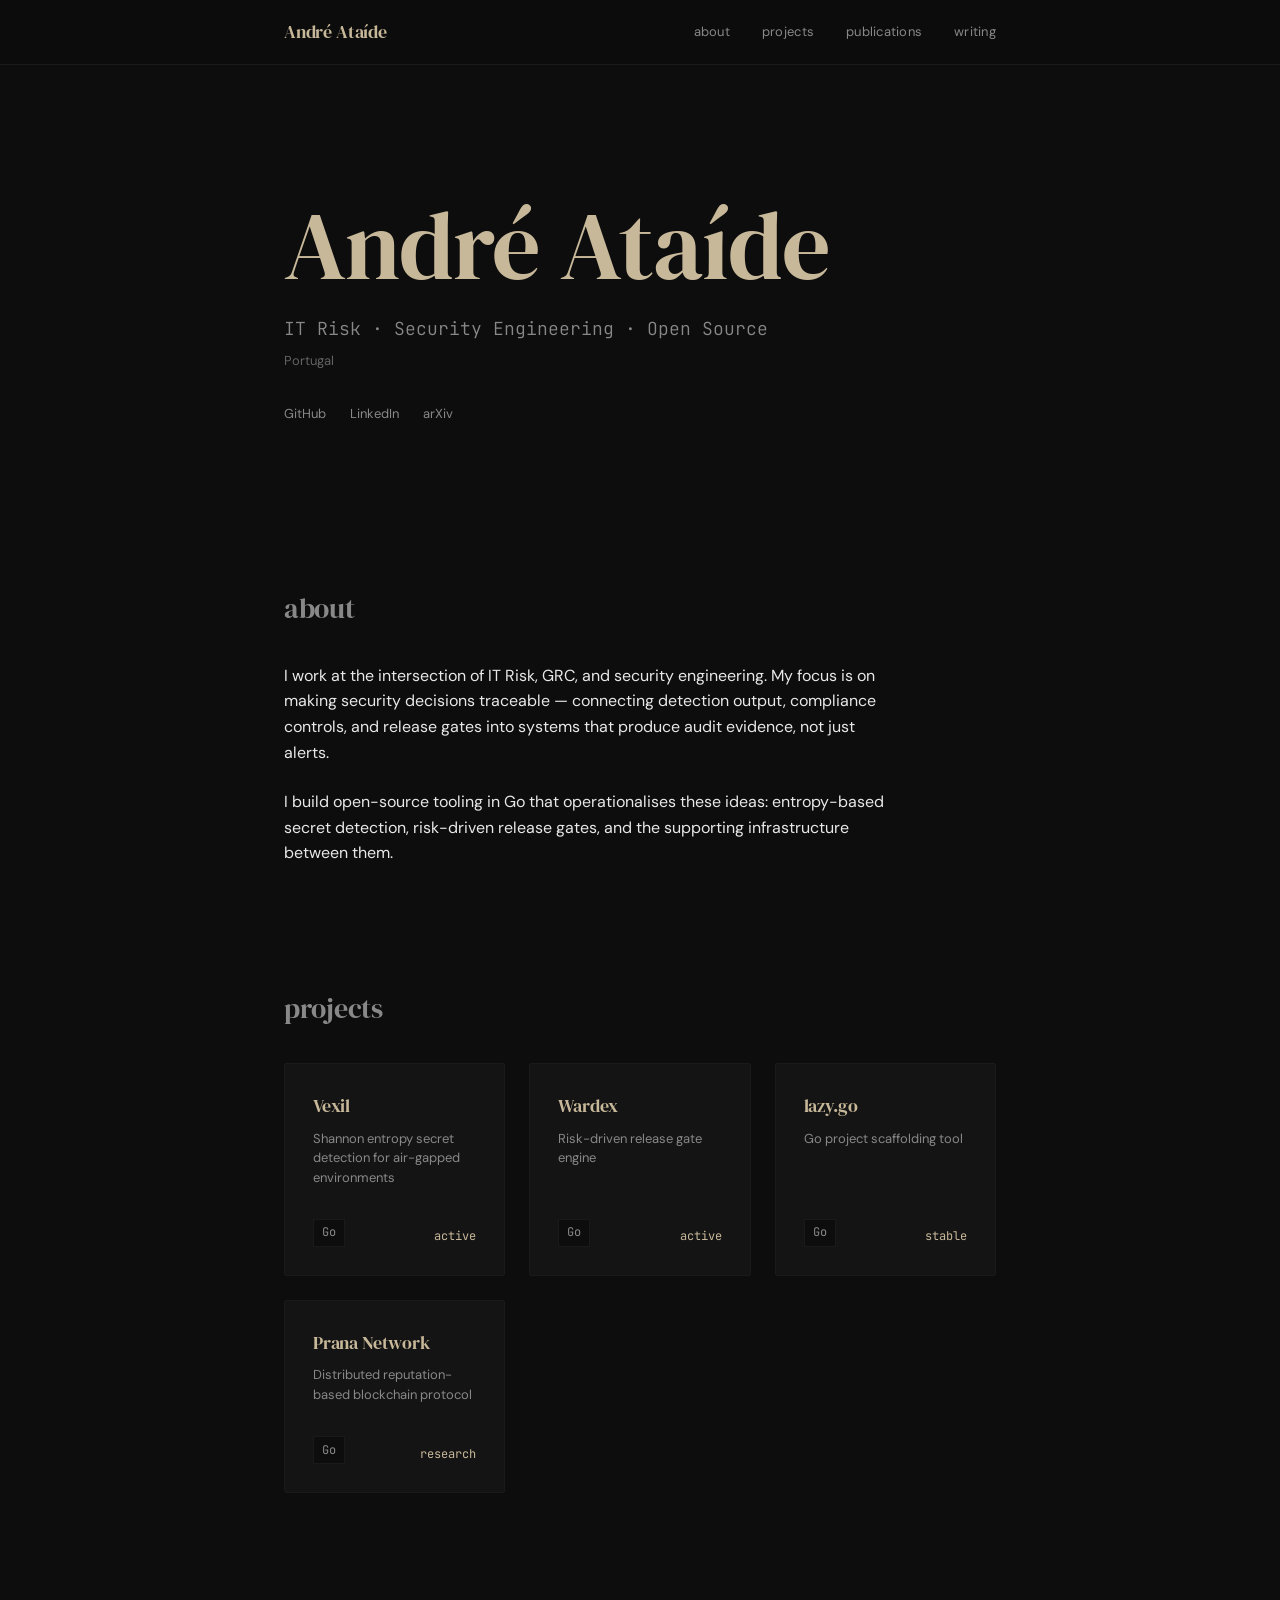
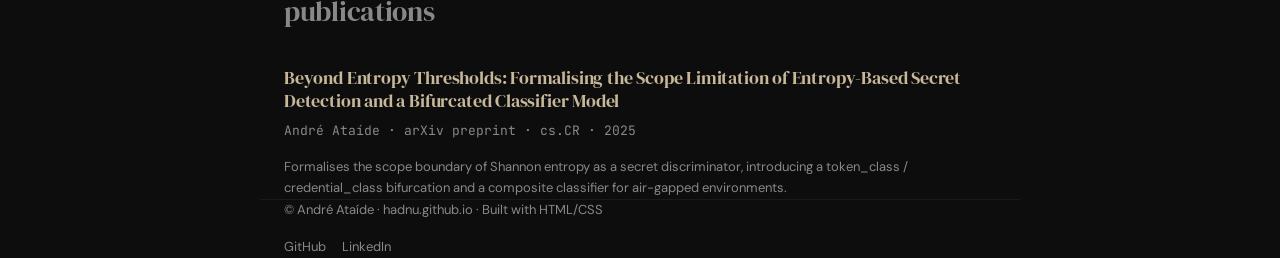
<file: index.html>
<!DOCTYPE html>
<html lang="en" class="no-js">
<head>
    <script>document.documentElement.classList.remove('no-js');</script>
    <meta charset="UTF-8">
    <meta name="viewport" content="width=device-width, initial-scale=1.0">
    <title>André Ataíde — IT Risk & Security Engineering</title>
    <meta name="description" content="IT Risk, GRC, and security engineering. Open-source tooling in Go: Vexil, Wardex.">
    <meta name="author" content="André Ataíde">

    <!-- Open Graph (LinkedIn preview) -->
    <meta property="og:title" content="André Ataíde">
    <meta property="og:description" content="IT Risk · Security Engineering · Open Source">
    <meta property="og:url" content="https://hadnu.github.io">
    <meta property="og:type" content="website">

    <!-- Fonts -->
    <link rel="preconnect" href="https://fonts.googleapis.com">
    <link rel="preconnect" href="https://fonts.gstatic.com" crossorigin>
    <link href="https://fonts.googleapis.com/css2?family=DM+Serif+Display&family=DM+Sans:wght@300;400;500&family=JetBrains+Mono:wght@300;400&display=swap" rel="stylesheet">

    <!-- Styles -->
    <link rel="stylesheet" href="css/style.css">
</head>
<body>

    <header>
        <div class="container">
            <nav>
                <a href="#" class="logo display-font">André Ataíde</a>
                <button class="menu-toggle" id="menuToggle" aria-label="Toggle menu">
                    <svg width="24" height="24" viewBox="0 0 24 24" fill="none" stroke="currentColor" stroke-width="2" stroke-linecap="round" stroke-linejoin="round"><line x1="3" y1="12" x2="21" y2="12"></line><line x1="3" y1="6" x2="21" y2="6"></line><line x1="3" y1="18" x2="21" y2="18"></line></svg>
                </button>
                <div class="nav-links" id="navLinks">
                    <a href="#about">about</a>
                    <a href="#projects">projects</a>
                    <a href="#publications">publications</a>
                    <a href="writing/index.html">writing</a>
                </div>
            </nav>
        </div>
    </header>

    <main class="container">
        
        <section class="hero">
            <h1>André Ataíde</h1>
            <p class="tagline mono-font">IT Risk · Security Engineering · Open Source</p>
            <p class="location">Portugal</p>
            <div class="social-links">
                <a href="https://github.com/had-nu" target="_blank" rel="noopener">GitHub</a>
                <a href="#" data-todo="true">LinkedIn</a>
                <a href="#" data-todo="true">arXiv</a>
            </div>
        </section>

        <section id="about">
            <h2 class="section-title">about</h2>
            <p>
                I work at the intersection of IT Risk, GRC, and security engineering. My focus is on making security decisions traceable — connecting detection output, compliance controls, and release gates into systems that produce audit evidence, not just alerts.
            </p>
            <p>
                I build open-source tooling in Go that operationalises these ideas: entropy-based secret detection, risk-driven release gates, and the supporting infrastructure between them.
            </p>
        </section>

        <section id="projects">
            <h2 class="section-title">projects</h2>
            <div class="project-grid">
                <!-- Vexil -->
                <div class="project-card">
                    <h3><a href="https://github.com/had-nu/vexil" target="_blank" rel="noopener">Vexil</a></h3>
                    <p class="tagline">Shannon entropy secret detection for air-gapped environments</p>
                    <div class="footer">
                        <div class="project-tags">
                            <span class="tag">Go</span>
                        </div>
                        <span class="badge">active</span>
                    </div>
                </div>

                <!-- Wardex -->
                <div class="project-card">
                    <h3><a href="https://github.com/had-nu/wardex" target="_blank" rel="noopener">Wardex</a></h3>
                    <p class="tagline">Risk-driven release gate engine</p>
                    <div class="footer">
                        <div class="project-tags">
                            <span class="tag">Go</span>
                        </div>
                        <span class="badge">active</span>
                    </div>
                </div>

                <!-- lazy.go -->
                <div class="project-card">
                    <h3><a href="https://github.com/had-nu/lazy.go" target="_blank" rel="noopener">lazy.go</a></h3>
                    <p class="tagline">Go project scaffolding tool</p>
                    <div class="footer">
                        <div class="project-tags">
                            <span class="tag">Go</span>
                        </div>
                        <span class="badge">stable</span>
                    </div>
                </div>

                <!-- Prana Network -->
                <div class="project-card">
                    <h3><a href="https://github.com/had-nu/prana" target="_blank" rel="noopener">Prana Network</a></h3>
                    <p class="tagline">Distributed reputation-based blockchain protocol</p>
                    <div class="footer">
                        <div class="project-tags">
                            <span class="tag">Go</span>
                        </div>
                        <span class="badge">research</span>
                    </div>
                </div>
            </div>
        </section>

        <section id="publications">
            <h2 class="section-title">publications</h2>
            <div class="pub-list">
                <div class="pub-item">
                    <h3><a href="#" data-todo="true">Beyond Entropy Thresholds: Formalising the Scope Limitation of Entropy-Based Secret Detection and a Bifurcated Classifier Model</a></h3>
                    <div class="pub-meta">
                        André Ataíde · arXiv preprint · cs.CR · 2025
                    </div>
                    <p class="pub-abstract">
                        Formalises the scope boundary of Shannon entropy as a secret discriminator, introducing a token_class / credential_class bifurcation and a composite classifier for air-gapped environments.
                    </p>
                </div>
                <!-- If no publications, uncomment the below and comment out the above -->
                <!-- <p class="empty-state">No publications yet. Preprint forthcoming.</p> -->
            </div>
        </section>

    </main>

    <footer class="container">
        <div class="footer-content">
            <p>© André Ataíde · hadnu.github.io · Built with HTML/CSS</p>
            <div class="footer-links">
                <a href="https://github.com/had-nu" target="_blank" rel="noopener">GitHub</a>
                <a href="#" data-todo="true">LinkedIn</a>
            </div>
        </div>
    </footer>

    <script src="js/main.js"></script>
</body>
</html>
</file>
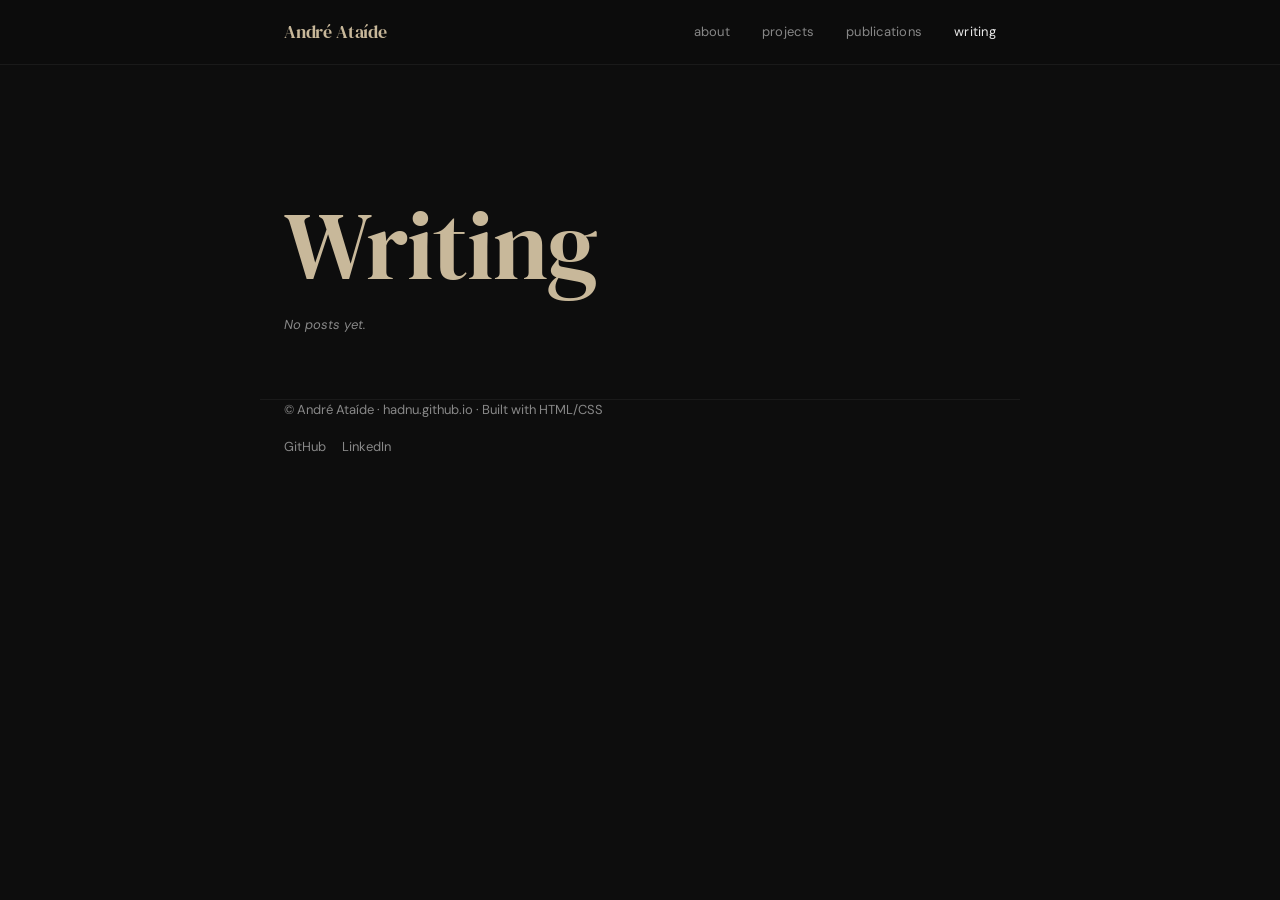
<file: writing/index.html>
<!DOCTYPE html>
<html lang="en" class="no-js">
<head>
    <script>document.documentElement.classList.remove('no-js');</script>
    <meta charset="UTF-8">
    <meta name="viewport" content="width=device-width, initial-scale=1.0">
    <title>Writing — André Ataíde</title>
    <meta name="description" content="Articles and notes on IT Risk, Security Engineering, and Open Source.">
    <meta name="author" content="André Ataíde">

    <!-- Fonts -->
    <link rel="preconnect" href="https://fonts.googleapis.com">
    <link rel="preconnect" href="https://fonts.gstatic.com" crossorigin>
    <link href="https://fonts.googleapis.com/css2?family=DM+Serif+Display&family=DM+Sans:wght@300;400;500&family=JetBrains+Mono:wght@300;400&display=swap" rel="stylesheet">

    <!-- Styles -->
    <link rel="stylesheet" href="../css/style.css">
</head>
<body>

    <header>
        <div class="container">
            <nav>
                <a href="../index.html" class="logo display-font">André Ataíde</a>
                <button class="menu-toggle" id="menuToggle" aria-label="Toggle menu">
                    <svg width="24" height="24" viewBox="0 0 24 24" fill="none" stroke="currentColor" stroke-width="2" stroke-linecap="round" stroke-linejoin="round"><line x1="3" y1="12" x2="21" y2="12"></line><line x1="3" y1="6" x2="21" y2="6"></line><line x1="3" y1="18" x2="21" y2="18"></line></svg>
                </button>
                <div class="nav-links" id="navLinks">
                    <a href="../index.html#about">about</a>
                    <a href="../index.html#projects">projects</a>
                    <a href="../index.html#publications">publications</a>
                    <a href="#" class="active">writing</a>
                </div>
            </nav>
        </div>
    </header>

    <main class="container">
        
        <section class="hero">
            <h1>Writing</h1>
            <p class="empty-state">No posts yet.</p>
        </section>

    </main>

    <footer class="container">
        <div class="footer-content">
            <p>© André Ataíde · hadnu.github.io · Built with HTML/CSS</p>
            <div class="footer-links">
                <a href="https://github.com/had-nu" target="_blank" rel="noopener">GitHub</a>
                <a href="#" data-todo="true">LinkedIn</a>
            </div>
        </div>
    </footer>

    <script src="../js/main.js"></script>
</body>
</html>
</file>
<file: css/style.css>
:root {
  --bg:           #0d0d0d;
  --surface:      #141414;
  --border:       #1a1a1a;
  --border-hover: #333333;
  --text-primary: #e8e8e8;
  --text-muted:   #888888;
  --accent:       #e8e8e8;
  --accent-warm:  #c8b89a;

  --text-xs:   0.75rem;
  --text-sm:   0.8125rem;
  --text-base: 1rem;
  --text-lg:   1.125rem;
  --text-xl:   1.75rem;
  --text-2xl:  2.5rem;
  --text-4xl:  4rem;
  --text-6xl:  6rem;

  --max-width: 760px;
  --padding-x: 1.5rem;
  --transition: 300ms cubic-bezier(0.2, 0.1, 0, 1);
}

* {
  box-sizing: border-box;
  margin: 0;
  padding: 0;
}

html {
  scroll-behavior: smooth;
}

body {
  background-color: var(--bg);
  color: var(--text-primary);
  font-family: 'DM Sans', sans-serif;
  line-height: 1.6;
  -webkit-font-smoothing: antialiased;
}

h1, h2, h3, .display-font {
  font-family: 'DM Serif Display', serif;
  font-weight: 400;
  color: var(--accent-warm);
  letter-spacing: -0.01em;
}

code, .mono-font {
  font-family: 'JetBrains Mono', monospace;
  font-weight: 300;
}

a {
  color: inherit;
  text-decoration: none;
  transition: color var(--transition), border-color var(--transition);
}

a:hover {
  color: var(--accent-warm);
}

ul {
  list-style: none;
}

.container {
  max-width: var(--max-width);
  margin: 0 auto;
  padding: 0 var(--padding-x);
}

section {
  padding-top: 6rem;
}

/* Header & Nav */
header {
  position: sticky;
  top: 0;
  z-index: 100;
  background-color: rgba(13, 13, 13, 0.8);
  backdrop-filter: blur(8px);
  border-bottom: 1px solid var(--border);
}

nav {
  display: flex;
  justify-content: space-between;
  align-items: center;
  height: 4rem;
}

.logo {
  font-size: var(--text-lg);
  color: var(--accent-warm);
}

.nav-links {
  display: flex;
  gap: 2rem;
}

.nav-links a {
  font-size: var(--text-sm);
  color: var(--text-muted);
  font-weight: 400;
  letter-spacing: 0.02em;
}

.nav-links a:hover, .nav-links a.active {
  color: var(--text-primary);
}

.menu-toggle {
  display: none;
  background: none;
  border: none;
  color: var(--text-primary);
  cursor: pointer;
  padding: 0.5rem;
  z-index: 101;
}

/* Hero */
.hero {
  padding-top: 8rem;
  padding-bottom: 4rem;
  animation: fadeUp 800ms ease-out forwards;
}

.hero h1 {
  font-size: var(--text-4xl);
  line-height: 1.1;
  margin-bottom: 1rem;
}

.hero .tagline {
  font-size: var(--text-lg);
  color: var(--text-muted);
  margin-bottom: 0.5rem;
}

.hero .location {
  font-size: var(--text-sm);
  color: var(--text-muted);
  opacity: 0.7;
}

.social-links {
  display: flex;
  gap: 1.5rem;
  margin-top: 2rem;
}

.social-links a {
  font-size: var(--text-sm);
  color: var(--text-muted);
  border-bottom: 1px solid transparent;
}

.social-links a:hover {
  color: var(--text-primary);
  border-bottom-color: var(--text-primary);
}

/* About */
#about p {
  font-size: var(--text-base);
  margin-bottom: 1.5rem;
  max-width: 600px;
}

/* Projects */
.section-title {
  font-size: var(--text-xl);
  margin-bottom: 2rem;
  color: var(--text-muted);
  text-transform: lowercase;
}

.project-grid {
  display: grid;
  grid-template-columns: repeat(3, 1fr);
  gap: 1.5rem;
}

.project-card {
  background-color: var(--surface);
  border: 1px solid var(--border);
  padding: 1.75rem;
  border-radius: 2px;
  display: flex;
  flex-direction: column;
  height: 100%;
  transition: border-color var(--transition), transform var(--transition);
}

.project-card:hover {
  border-color: var(--border-hover);
  transform: translateY(-2px);
}

.project-card h3 {
  font-size: var(--text-lg);
  margin-bottom: 0.5rem;
}

.project-card .tagline {
  font-size: var(--text-sm);
  color: var(--text-muted);
  margin-bottom: 2rem;
  flex-grow: 1;
  line-height: 1.5;
}

.project-card .footer {
  display: flex;
  justify-content: space-between;
  align-items: flex-end;
}

.project-tags {
  display: flex;
  flex-wrap: wrap;
  gap: 0.5rem;
}

.tag {
  font-family: 'JetBrains Mono', monospace;
  font-size: var(--text-xs);
  color: var(--text-muted);
  background-color: var(--bg);
  padding: 0.2rem 0.5rem;
  border: 1px solid var(--border);
}

.badge {
  font-family: 'JetBrains Mono', monospace;
  font-size: var(--text-xs);
  color: var(--accent-warm);
  text-transform: lowercase;
}

/* Publications */
.pub-list {
  display: flex;
  flex-direction: column;
  gap: 3rem;
}

.pub-item {
  display: flex;
  flex-direction: column;
  gap: 0.5rem;
}

.pub-item h3 {
  font-size: var(--text-lg);
  line-height: 1.3;
}

.pub-meta {
  font-family: 'JetBrains Mono', monospace;
  font-size: var(--text-sm);
  color: var(--text-muted);
}

.pub-abstract {
  font-size: var(--text-sm);
  color: var(--text-muted);
  margin-top: 0.5rem;
}

.empty-state {
  color: var(--text-muted);
  font-style: italic;
  font-size: var(--text-sm);
}

/* Footer */
footer {
  padding: 6rem 0 4rem;
  border-top: 1px solid var(--border);
  margin-top: 6rem;
}

.footer-content {
  display: flex;
  flex-direction: column;
  gap: 1rem;
  font-size: var(--text-sm);
  color: var(--text-muted);
}

.footer-links {
  display: flex;
  gap: 1rem;
}

/* Animations */
@keyframes fadeUp {
  from {
    opacity: 0;
    transform: translateY(8px);
  }
  to {
    opacity: 1;
    transform: translateY(0);
  }
}

/* Responsive */
@media (max-width: 760px) {
  .hero h1 {
    font-size: var(--text-4xl);
  }
  
  .project-grid {
    grid-template-columns: 1fr;
  }

  .nav-links {
    display: flex; /* Visible by default for graceful degradation */
    flex-direction: column;
    position: absolute;
    top: 4rem;
    left: 0;
    right: 0;
    background-color: var(--bg);
    padding: 2rem var(--padding-x);
    gap: 1.5rem;
    border-bottom: 1px solid var(--border);
    opacity: 0;
    visibility: hidden;
    transform: translateY(-10px);
    transition: opacity var(--transition), transform var(--transition), visibility var(--transition);
  }

  /* When JS is not available, .nav-links is visible but static? 
     Actually, let's make it visible by default if NO JS, 
     and JS will hide it/handle it. 
  */
  
  .nav-links.active {
    opacity: 1;
    visibility: visible;
    transform: translateY(0);
  }

  .no-js .nav-links {
    display: flex;
    position: static;
    opacity: 1;
    visibility: visible;
    transform: none;
    padding: 1rem 0;
    border: none;
  }

  .no-js .menu-toggle {
    display: none;
  }

  .menu-toggle {
    display: block;
  }
}

@media (min-width: 1024px) {
  .hero h1 {
    font-size: var(--text-6xl);
  }
}
</file>
